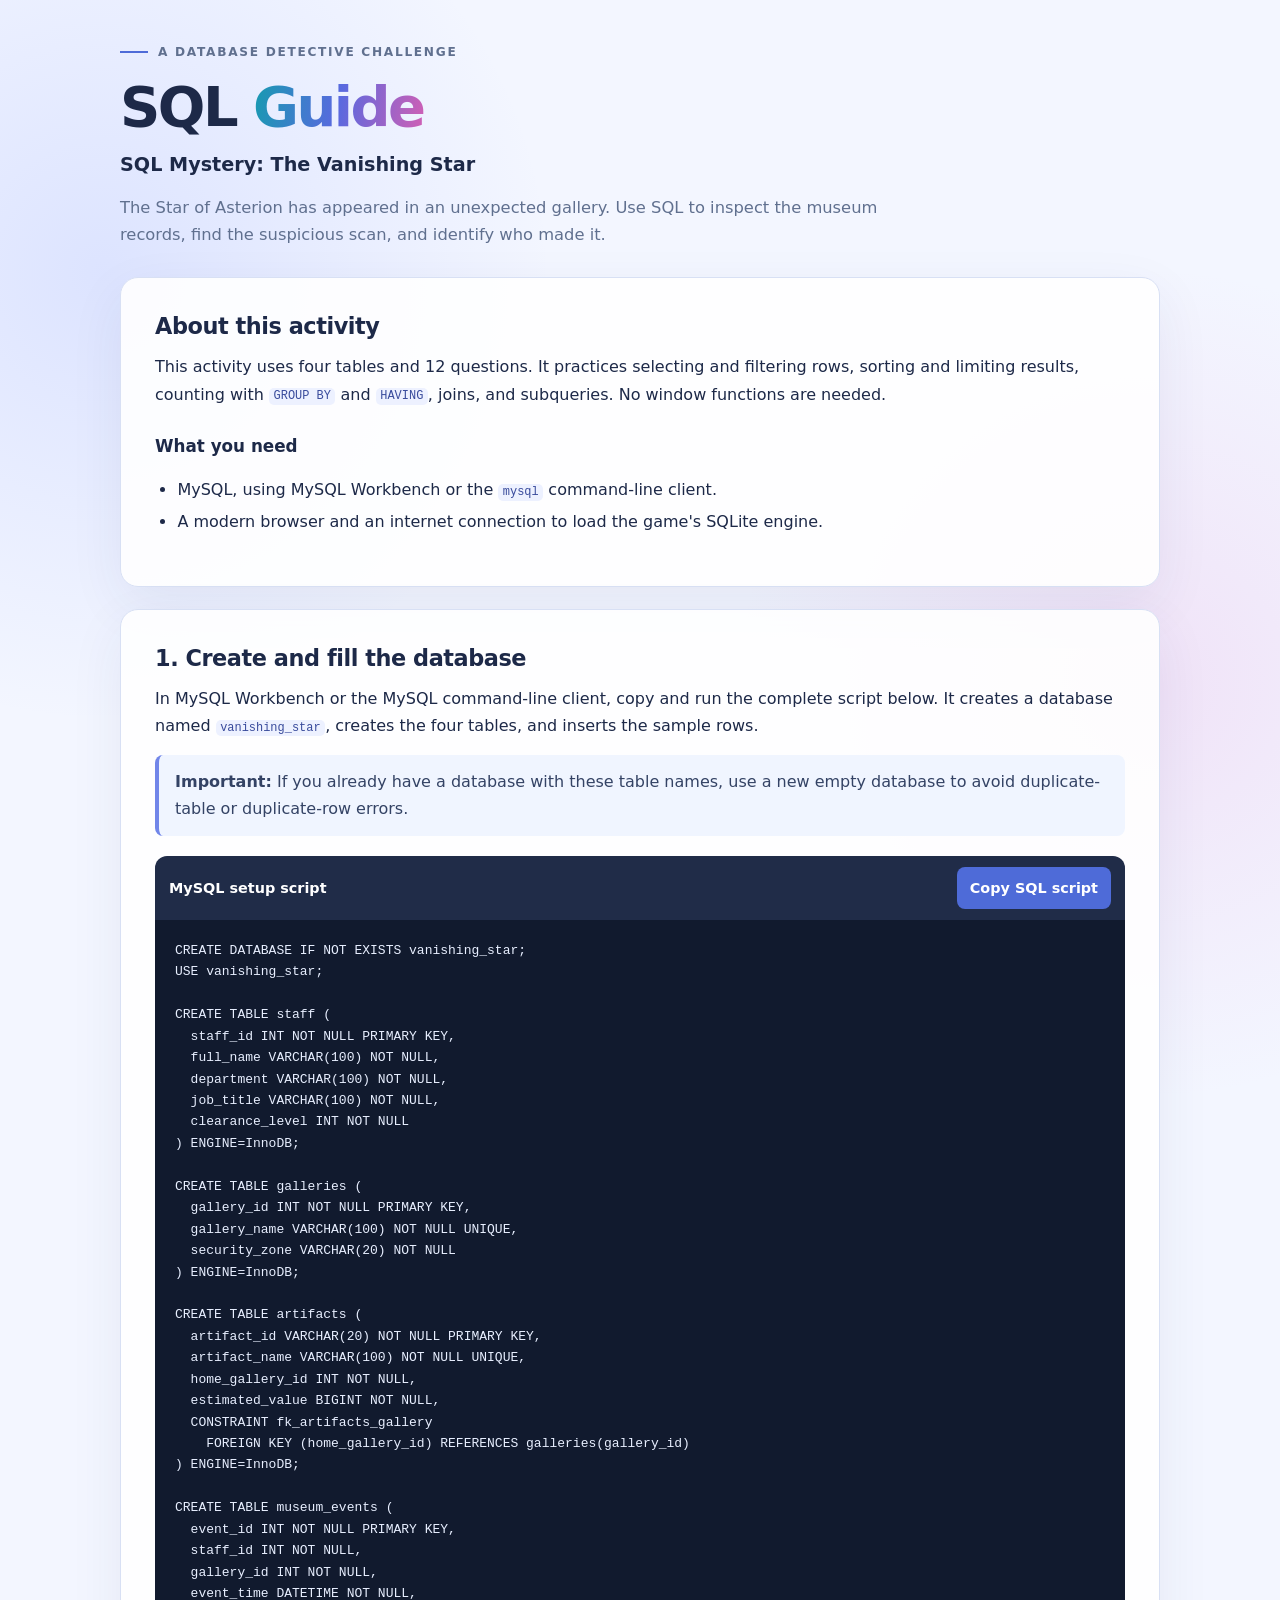
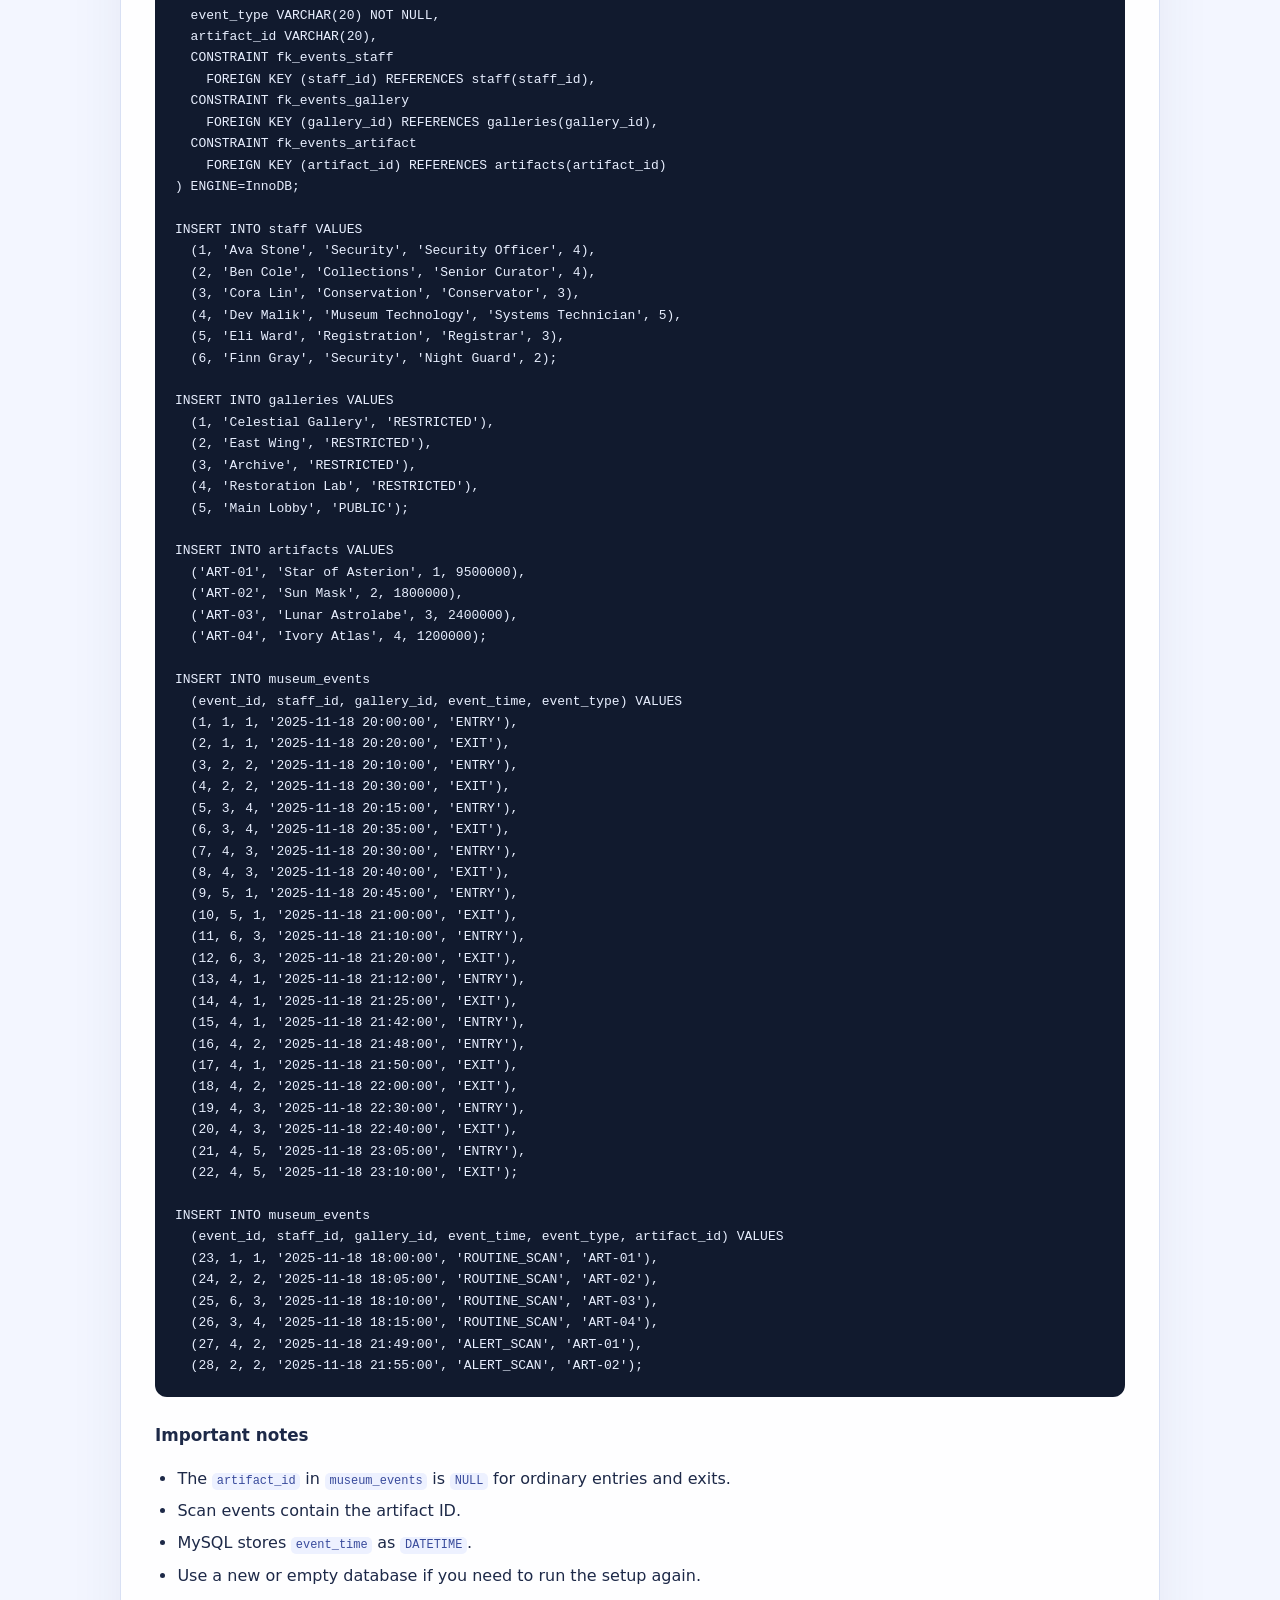
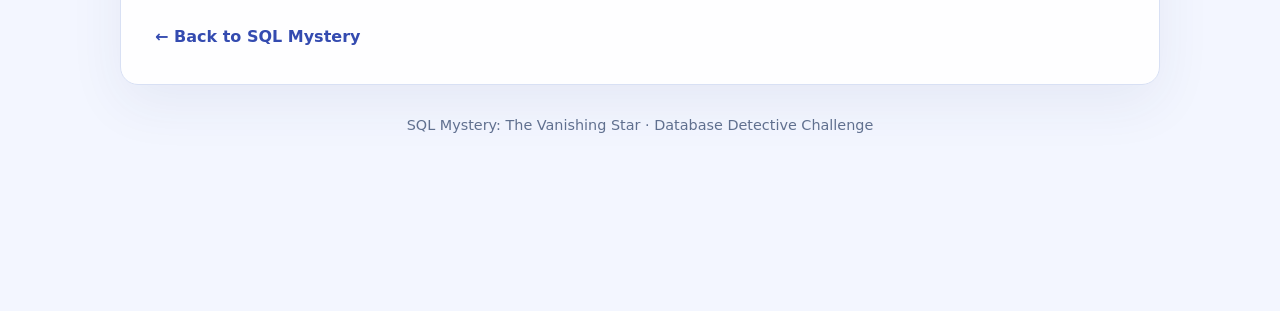
<file: sql-guide.html>
<!DOCTYPE html>
<html lang="en">
<head>
  <meta charset="UTF-8">
  <meta name="viewport" content="width=device-width, initial-scale=1.0">
  <meta name="description" content="SQL Mystery: The Vanishing Star — setup guide and MySQL database script.">
  <title>SQL Guide | SQL Mystery: The Vanishing Star</title>
  <style>
    :root {
      --ink: #1d2948;
      --muted: #60708f;
      --line: #d8e0f4;
      --surface: rgba(255, 255, 255, 0.9);
      --accent: #4e6bd8;
      --accent-dark: #344bb0;
      --code-bg: #111a2e;
      --code-ink: #e8efff;
    }
    * { box-sizing: border-box; }
    body {
      margin: 0;
      color: var(--ink);
      font-family: Inter, ui-sans-serif, system-ui, -apple-system, BlinkMacSystemFont, "Segoe UI", sans-serif;
      line-height: 1.7;
      background:
        radial-gradient(circle at 8% 8%, rgba(117, 143, 255, .18), transparent 28rem),
        radial-gradient(circle at 90% 20%, rgba(226, 132, 211, .17), transparent 26rem),
        #f3f6ff;
    }
    .page { width: min(1040px, calc(100% - 32px)); margin: 0 auto; padding: 42px 0 64px; }
    .topline { display: flex; align-items: center; gap: 10px; color: var(--muted); text-transform: uppercase; letter-spacing: .14em; font-size: .76rem; font-weight: 800; }
    .topline::before { content: ""; width: 28px; height: 2px; background: var(--accent); }
    header { margin-bottom: 28px; }
    h1 { margin: 14px 0 8px; font-size: clamp(2.1rem, 5vw, 3.5rem); line-height: 1.08; letter-spacing: -.045em; }
    h1 span { background: linear-gradient(100deg, #159caf, #5969df, #d25fb4); -webkit-background-clip: text; background-clip: text; color: transparent; }
    .subtitle { font-size: 1.2rem; font-weight: 750; margin: 12px 0; }
    .intro { max-width: 780px; color: var(--muted); font-size: 1.02rem; }
    .panel { background: var(--surface); border: 1px solid var(--line); border-radius: 18px; padding: clamp(20px, 4vw, 34px); box-shadow: 0 18px 55px rgba(37, 57, 112, .07); margin-top: 22px; }
    h2 { font-size: 1.4rem; line-height: 1.3; margin: 0 0 12px; letter-spacing: -.02em; }
    h3 { margin: 24px 0 8px; font-size: 1.05rem; }
    p { margin: 8px 0 14px; }
    ul, ol { padding-left: 1.4rem; }
    li { margin: 5px 0; }
    code:not(pre code) { background: #edf1ff; color: #394b9c; border-radius: 5px; padding: .12em .38em; font-size: .92em; overflow-wrap: anywhere; }
    .note { background: #f0f5ff; border-left: 4px solid #7186e9; padding: 13px 16px; border-radius: 8px; color: #344365; margin: 16px 0; }
    .code-head { display: flex; justify-content: space-between; align-items: center; gap: 12px; flex-wrap: wrap; margin: 20px 0 0; padding: 11px 14px; background: #202c48; color: #fff; border-radius: 12px 12px 0 0; font-size: .9rem; font-weight: 700; }
    button { border: 0; border-radius: 8px; padding: 9px 13px; font: inherit; font-weight: 750; cursor: pointer; color: white; background: var(--accent); }
    button:hover { background: var(--accent-dark); }
    button:focus-visible, a:focus-visible { outline: 3px solid #e3a5dc; outline-offset: 3px; }
    pre { margin: 0; padding: 20px; background: var(--code-bg); color: var(--code-ink); border-radius: 0 0 12px 12px; overflow: auto; max-height: none; font: 13px/1.65 Consolas, "Courier New", monospace; tab-size: 2; }
    pre code { white-space: pre; }
    .footer { color: var(--muted); text-align: center; font-size: .9rem; margin-top: 28px; }
    .back-link { display: inline-block; margin-top: 18px; color: var(--accent-dark); font-weight: 750; text-decoration: none; }
    .back-link:hover { text-decoration: underline; }
    @media (max-width: 600px) {
      .page { width: min(100% - 20px, 1040px); padding-top: 26px; }
      .panel { border-radius: 13px; }
      pre { padding: 14px; font-size: 12px; }
    }
  </style>
</head>
<body>
  <main class="page">
    <header>
      <div class="topline">A database detective challenge</div>
      <h1>SQL <span>Guide</span></h1>
      <p class="subtitle">SQL Mystery: The Vanishing Star</p>
      <p class="intro">The Star of Asterion has appeared in an unexpected gallery. Use SQL to inspect the museum records, find the suspicious scan, and identify who made it.</p>
    </header>

    <section class="panel">
      <h2>About this activity</h2>
      <p>This activity uses four tables and 12 questions. It practices selecting and filtering rows, sorting and limiting results, counting with <code>GROUP BY</code> and <code>HAVING</code>, joins, and subqueries. No window functions are needed.</p>
      <h3>What you need</h3>
      <ul>
        <li>MySQL, using MySQL Workbench or the <code>mysql</code> command-line client.</li>
        <li>A modern browser and an internet connection to load the game's SQLite engine.</li>
      </ul>
    </section>

    <section class="panel">
      <h2>1. Create and fill the database</h2>
      <p>In MySQL Workbench or the MySQL command-line client, copy and run the complete script below. It creates a database named <code>vanishing_star</code>, creates the four tables, and inserts the sample rows.</p>
      <div class="note"><strong>Important:</strong> If you already have a database with these table names, use a new empty database to avoid duplicate-table or duplicate-row errors.</div>

      <div class="code-head">
        <span>MySQL setup script</span>
        <button type="button" id="copySqlButton">Copy SQL script</button>
      </div>
      <pre><code id="sqlScript">CREATE DATABASE IF NOT EXISTS vanishing_star;
USE vanishing_star;

CREATE TABLE staff (
  staff_id INT NOT NULL PRIMARY KEY,
  full_name VARCHAR(100) NOT NULL,
  department VARCHAR(100) NOT NULL,
  job_title VARCHAR(100) NOT NULL,
  clearance_level INT NOT NULL
) ENGINE=InnoDB;

CREATE TABLE galleries (
  gallery_id INT NOT NULL PRIMARY KEY,
  gallery_name VARCHAR(100) NOT NULL UNIQUE,
  security_zone VARCHAR(20) NOT NULL
) ENGINE=InnoDB;

CREATE TABLE artifacts (
  artifact_id VARCHAR(20) NOT NULL PRIMARY KEY,
  artifact_name VARCHAR(100) NOT NULL UNIQUE,
  home_gallery_id INT NOT NULL,
  estimated_value BIGINT NOT NULL,
  CONSTRAINT fk_artifacts_gallery
    FOREIGN KEY (home_gallery_id) REFERENCES galleries(gallery_id)
) ENGINE=InnoDB;

CREATE TABLE museum_events (
  event_id INT NOT NULL PRIMARY KEY,
  staff_id INT NOT NULL,
  gallery_id INT NOT NULL,
  event_time DATETIME NOT NULL,
  event_type VARCHAR(20) NOT NULL,
  artifact_id VARCHAR(20),
  CONSTRAINT fk_events_staff
    FOREIGN KEY (staff_id) REFERENCES staff(staff_id),
  CONSTRAINT fk_events_gallery
    FOREIGN KEY (gallery_id) REFERENCES galleries(gallery_id),
  CONSTRAINT fk_events_artifact
    FOREIGN KEY (artifact_id) REFERENCES artifacts(artifact_id)
) ENGINE=InnoDB;

INSERT INTO staff VALUES
  (1, 'Ava Stone', 'Security', 'Security Officer', 4),
  (2, 'Ben Cole', 'Collections', 'Senior Curator', 4),
  (3, 'Cora Lin', 'Conservation', 'Conservator', 3),
  (4, 'Dev Malik', 'Museum Technology', 'Systems Technician', 5),
  (5, 'Eli Ward', 'Registration', 'Registrar', 3),
  (6, 'Finn Gray', 'Security', 'Night Guard', 2);

INSERT INTO galleries VALUES
  (1, 'Celestial Gallery', 'RESTRICTED'),
  (2, 'East Wing', 'RESTRICTED'),
  (3, 'Archive', 'RESTRICTED'),
  (4, 'Restoration Lab', 'RESTRICTED'),
  (5, 'Main Lobby', 'PUBLIC');

INSERT INTO artifacts VALUES
  ('ART-01', 'Star of Asterion', 1, 9500000),
  ('ART-02', 'Sun Mask', 2, 1800000),
  ('ART-03', 'Lunar Astrolabe', 3, 2400000),
  ('ART-04', 'Ivory Atlas', 4, 1200000);

INSERT INTO museum_events
  (event_id, staff_id, gallery_id, event_time, event_type) VALUES
  (1, 1, 1, '2025-11-18 20:00:00', 'ENTRY'),
  (2, 1, 1, '2025-11-18 20:20:00', 'EXIT'),
  (3, 2, 2, '2025-11-18 20:10:00', 'ENTRY'),
  (4, 2, 2, '2025-11-18 20:30:00', 'EXIT'),
  (5, 3, 4, '2025-11-18 20:15:00', 'ENTRY'),
  (6, 3, 4, '2025-11-18 20:35:00', 'EXIT'),
  (7, 4, 3, '2025-11-18 20:30:00', 'ENTRY'),
  (8, 4, 3, '2025-11-18 20:40:00', 'EXIT'),
  (9, 5, 1, '2025-11-18 20:45:00', 'ENTRY'),
  (10, 5, 1, '2025-11-18 21:00:00', 'EXIT'),
  (11, 6, 3, '2025-11-18 21:10:00', 'ENTRY'),
  (12, 6, 3, '2025-11-18 21:20:00', 'EXIT'),
  (13, 4, 1, '2025-11-18 21:12:00', 'ENTRY'),
  (14, 4, 1, '2025-11-18 21:25:00', 'EXIT'),
  (15, 4, 1, '2025-11-18 21:42:00', 'ENTRY'),
  (16, 4, 2, '2025-11-18 21:48:00', 'ENTRY'),
  (17, 4, 1, '2025-11-18 21:50:00', 'EXIT'),
  (18, 4, 2, '2025-11-18 22:00:00', 'EXIT'),
  (19, 4, 3, '2025-11-18 22:30:00', 'ENTRY'),
  (20, 4, 3, '2025-11-18 22:40:00', 'EXIT'),
  (21, 4, 5, '2025-11-18 23:05:00', 'ENTRY'),
  (22, 4, 5, '2025-11-18 23:10:00', 'EXIT');

INSERT INTO museum_events
  (event_id, staff_id, gallery_id, event_time, event_type, artifact_id) VALUES
  (23, 1, 1, '2025-11-18 18:00:00', 'ROUTINE_SCAN', 'ART-01'),
  (24, 2, 2, '2025-11-18 18:05:00', 'ROUTINE_SCAN', 'ART-02'),
  (25, 6, 3, '2025-11-18 18:10:00', 'ROUTINE_SCAN', 'ART-03'),
  (26, 3, 4, '2025-11-18 18:15:00', 'ROUTINE_SCAN', 'ART-04'),
  (27, 4, 2, '2025-11-18 21:49:00', 'ALERT_SCAN', 'ART-01'),
  (28, 2, 2, '2025-11-18 21:55:00', 'ALERT_SCAN', 'ART-02');</code></pre>

      <h3>Important notes</h3>
      <ul>
        <li>The <code>artifact_id</code> in <code>museum_events</code> is <code>NULL</code> for ordinary entries and exits.</li>
        <li>Scan events contain the artifact ID.</li>
        <li>MySQL stores <code>event_time</code> as <code>DATETIME</code>.</li>
        <li>Use a new or empty database if you need to run the setup again.</li>
      </ul>
      <a class="back-link" href="index.html">← Back to SQL Mystery</a>
    </section>
    <p class="footer">SQL Mystery: The Vanishing Star · Database Detective Challenge</p>
  </main>
  <script>
    const copyButton = document.getElementById("copySqlButton");
    const sqlScript = document.getElementById("sqlScript");

    copyButton.addEventListener("click", async () => {
      const originalText = copyButton.textContent;
      try {
        await navigator.clipboard.writeText(sqlScript.textContent);
        copyButton.textContent = "Copied!";
      } catch (error) {
        const range = document.createRange();
        range.selectNodeContents(sqlScript);
        const selection = window.getSelection();
        selection.removeAllRanges();
        selection.addRange(range);
        copyButton.textContent = "Select and copy";
      }
      window.setTimeout(() => {
        copyButton.textContent = originalText;
      }, 2000);
    });
  </script>
</body>
</html>
</file>
